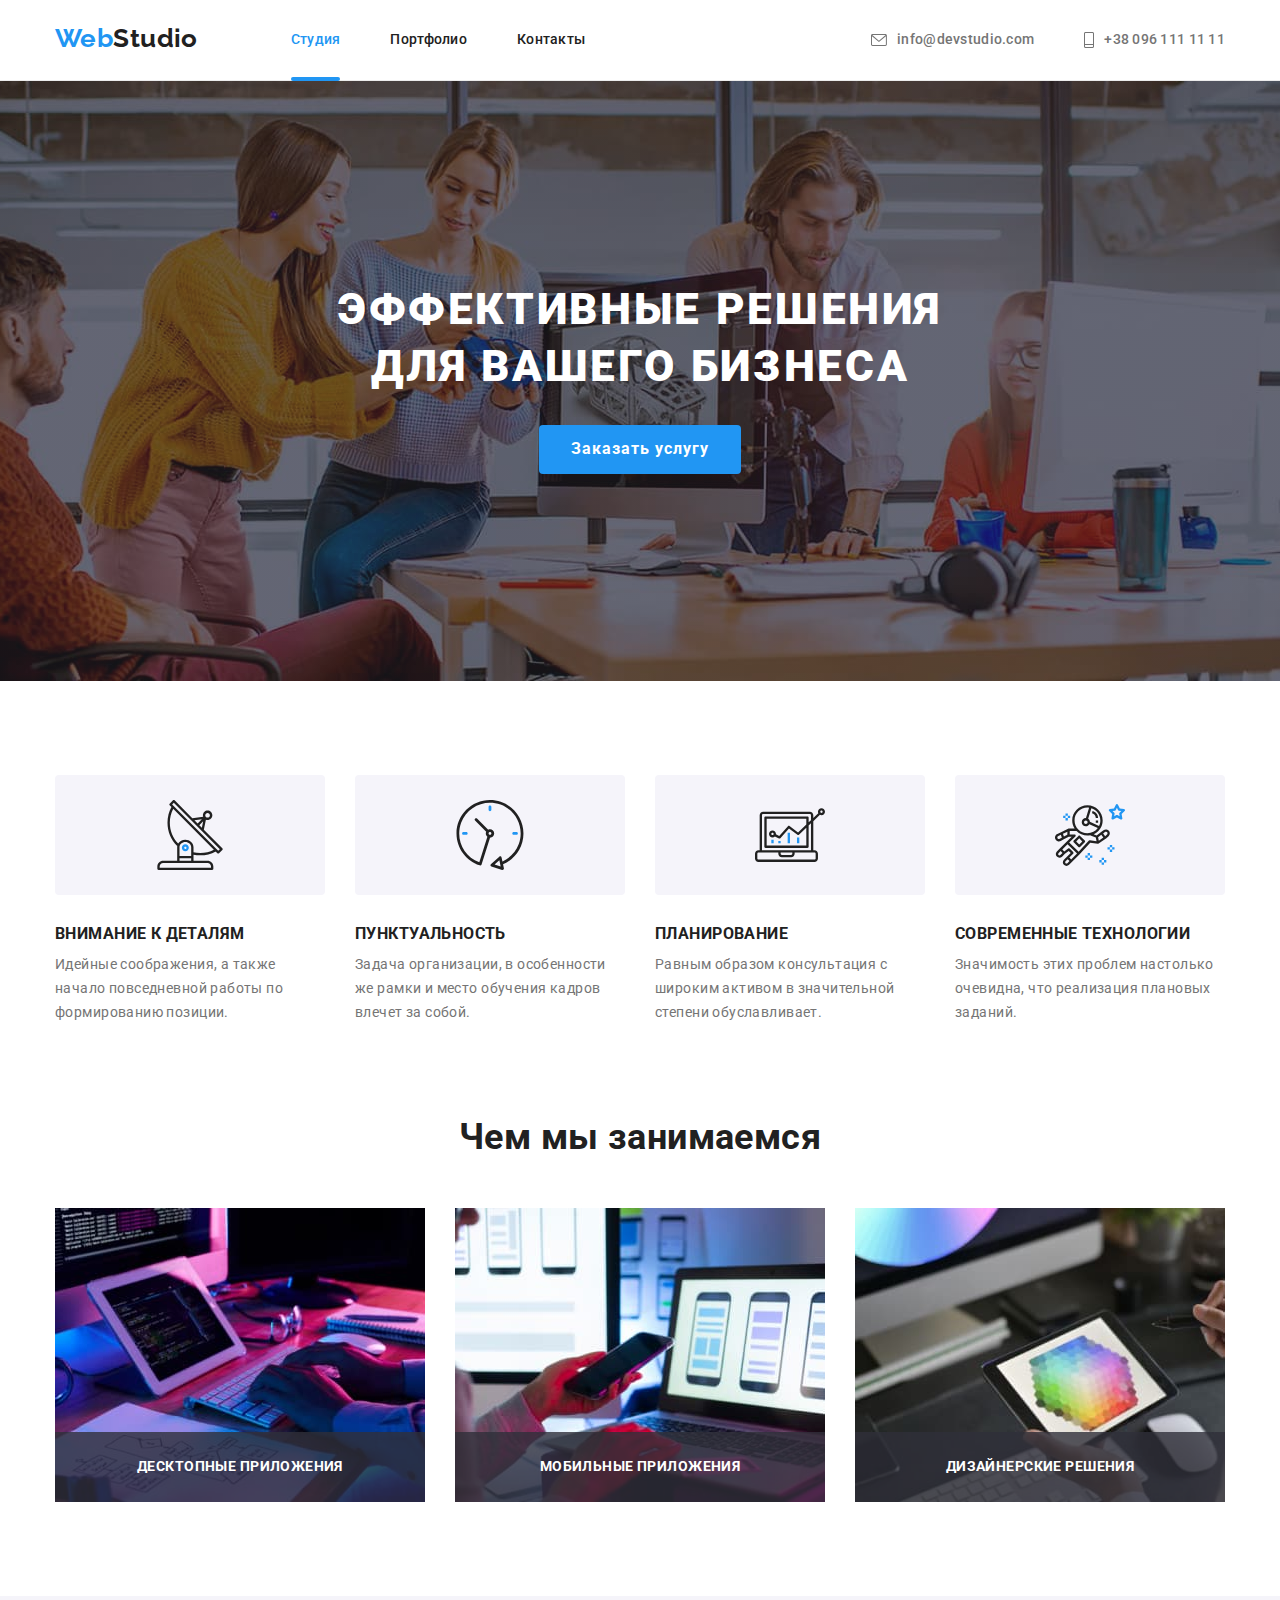
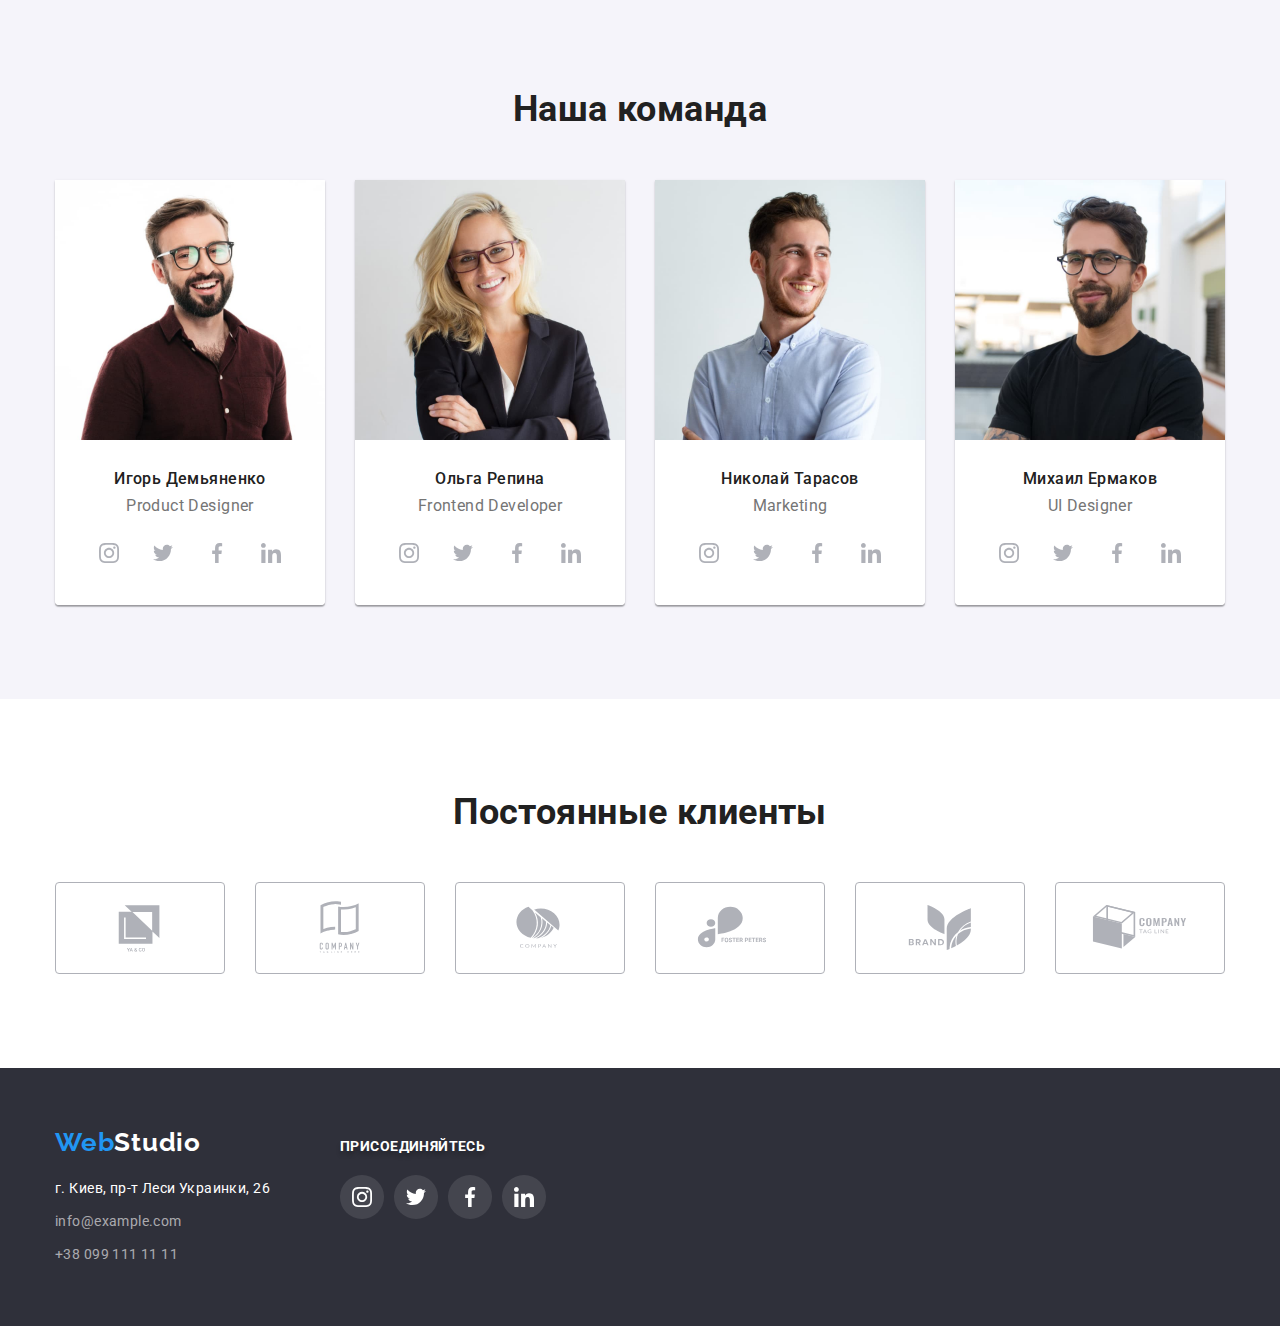
<file: index.html>
<!DOCTYPE html>
<html lang="ru">
  <head>
    <meta charset="UTF-8" />
    <meta http-equiv="X-UA-Compatible" content="IE=edge" />
    <meta name="viewport" content="width=device-width, initial-scale=1.0" />
    <title>Студия</title>
    <link rel="preconnect" href="https://fonts.googleapis.com">
    <link rel="preconnect" href="https://fonts.gstatic.com" crossorigin>
    <link href="https://fonts.googleapis.com/css2?family=Raleway:wght@700&family=Roboto:wght@400;500;700;900&display=swap"
      rel="stylesheet">
    <link rel="stylesheet" href="https://cdnjs.cloudflare.com/ajax/libs/animate.css/4.1.1/animate.min.css" />
    <link rel="stylesheet" href="https://cdnjs.cloudflare.com/ajax/libs/modern-normalize/1.1.0/modern-normalize.min.css" />
    <link rel="stylesheet" href="css/style.css" />
  </head>

  <body>
    <!--top line-->
    <header class="header">
      <div class="container header-wrap">
        <nav class="nav">
        <!--retur to main paig-->
        <a href="./index.html" class="logo animate__animated animate__bounceInRight"><span class="logo-accent">Web</span>Studio</a>
        <!--nav-->
        <ul class="site-nav list">
          <li class="top-item">
            <a class="top_link current animate__animated animate__headShake animate__delay-1s" href="./index.html">Студия</a>
          </li>
          <li class="top-item">
            <a class="top_link animate__animated animate__headShake animate__delay-1s" href="./portfolio.html">Портфолио</a>
          </li>
          <li class="top-item">
            <a class="top_link animate__animated animate__headShake animate__delay-1s" href="">Контакты</a>
          </li>
        </ul>
      </nav>
      <!--contacts-->
      <ul class="top-contacts list">
        <li class="contact-item">
          <a class="top_contact" href="mailto:info@devstudio.com">
            <svg class="top-contact-icon" width="16" height="12">
              <use href="img/icons.svg#icon-email">
              </use>
            </svg>info@devstudio.com</a>
        </li>
        <li class="contact-item">
          <a class="top_contact" href="telto:+380961111111">
            <svg class="top-contact-icon" width="10" height="16">
              <use href="img/icons.svg#icon-phone"></use>
            </svg>+38 096 111 11 11</a>
        </li>
      </ul>
    </div>
    </header>

    <main>
      <!--section 1-->
      <section class="hero overlay">
        <div class="container">
          <h1 class="hero_title">Эффективные решения для вашего бизнеса</h1>
          <button type="button" class="button_primary" data-modal-open>Заказать услугу</button>
        </div>
      </section>

      <!--section 2-->
      <section class="section-features">
      <div class="container top-padding">
          <!--title "Особенности" need to hide whit styles CSS-->
          <h2 class="features">Особенности</h2>
          <ul class="features-list list">
            <li class="features-item">
              <div class="features-icons">
                <svg class="features-icon" width="70" height="70">
                  <use href="img/icons.svg#icon-antenna"></use>
                </svg>
              </div>
              <h3 class="features_title">Внимание к деталям</h3>
              <p>Идейные соображения, а также начало повседневной работы по формированию позиции.</p>
            </li>
            <li class="features-item">
              <div class="features-icons">
                <svg class="features-icon" width="70" height="70">
                  <use href="img/icons.svg#icon-clock"></use>
                </svg>
              </div>
              <h3 class="features_title">Пунктуальность</h3>
              <p>
                Задача организации, в особенности же рамки и место обучения кадров влечет за собой.
              </p>
            </li>
            <li class="features-item">
              <div class="features-icons">
                <svg class="features-icon" width="70" height="70">
                  <use href="img/icons.svg#icon-diagram"></use>
                </svg>
              </div>
              <h3 class="features_title">Планирование</h3>
              <p>
                Равным образом консультация с широким активом в значительной степени обуславливает.
              </p>
            </li>
            <li class="features-item">
              <div class="features-icons">
                <svg class="features-icon" width="70" height="70">
                  <use href="img/icons.svg#icon-astronaut"></use>
                </svg>
              </div>
              <h3 class="features_title">Современные технологии</h3>
              <p>Значимость этих проблем настолько очевидна, что реализация плановых заданий.</p>
            </li>
          </ul>
      </div>
      </section>

      <!--section 3-->
      <section class="section-work no-padding">
      <div class="container">
        <h2 class="work">Чем мы занимаемся</h2>
        <ul class="work-list list">
          <li class="work-item">
            <div class="work-tumb">
              <img src="img/index/section_3/section3-1.jpg" alt="Планирование работы" width="370" height="294" />
              <p class="work-tumb-text">Десктопные приложения</p>
            </div>
            </li>
          <li class="work-item">
            <div class="work-tumb">
              <img src="img/index/section_3/section3-2.jpg" alt="Работа с уведомлениями" width="370" height="294" />
              <p class="work-tumb-text">Мобильные приложения</p>
            </div>
          </li>
          <li class="work-item">
            <div class="work-tumb">
              <img src="img/index/section_3/section3-3.jpg" alt="Оптимизация рабочего графика" width="370" height="294" />
              <p class="work-tumb-text">Дизайнерские решения</p>
            </div>
          </li>
        </ul>
      </div>
      </section>

      <!--section 4-->
      <section class="section-team">
        <div class="container">
          <h2 class="team">Наша команда</h2>
          <ul class="team-list list">
            <li class="team-item">
              <img class="team-img" src="img/index/section_4/section4-1.jpg" alt="Работник компании" width="270" height="260" />
              <div class="team-content">
              <h3 class="team_name">Игорь Демьяненко</h3>
              <p lang="en" class="team_prof">Product Designer</p>
              <ul class="team-socials-list list">
                <li class="team-socials-item">
                  <a href="" class="team-socials-link">
                    <svg class="team-socials-icon" width="20" height="20">
                      <use href="./img/icons.svg#icon-instagram">
                      </use>
                    </svg>
                  </a>
                </li>
                <li class="team-socials-item">
                  <a href="" class="team-socials-link">
                    <svg class="team-socials-icon" width="20" height="20">
                      <use href="./img/icons.svg#icon-twitter">
                      </use>
                    </svg>
                  </a> 
                </li>
                <li class="team-socials-item">
                  <a href="" class="team-socials-link">
                    <svg class="team-socials-icon" width="20" height="20">
                      <use href="./img/icons.svg#icon-facebook">
                      </use>
                    </svg>
                  </a>
                </li>
                <li class="team-socials-item">
                  <a href="" class="team-socials-link">
                    <svg class="team-socials-icon" width="20" height="20">
                      <use href="./img/icons.svg#icon-linkedin">
                      </use>
                    </svg>
                  </a>
                </li>
              </ul>
              </div>
            </li>
            <li class="team-item">
              <img class="team-img" src="img/index/section_4/section4-2.jpg" alt="Работник компании" width="270" height="260" />
              <div class="team-content">
              <h3 class="team_name">Ольга Репина</h3>
              <p lang="en" class="team_prof">Frontend Developer</p>
              <ul class="team-socials-list list">
                <li class="team-socials-item">
                  <a href="" class="team-socials-link">
                    <svg class="team-socials-icon" width="20" height="20">
                      <use href="./img/icons.svg#icon-instagram">
                      </use>
                    </svg>
                  </a>
                </li>
                <li class="team-socials-item">
                  <a href="" class="team-socials-link">
                    <svg class="team-socials-icon" width="20" height="20">
                      <use href="./img/icons.svg#icon-twitter">
                      </use>
                    </svg>
                  </a>
                </li>
                <li class="team-socials-item">
                  <a href="" class="team-socials-link">
                    <svg class="team-socials-icon" width="20" height="20">
                      <use href="./img/icons.svg#icon-facebook">
                      </use>
                    </svg>
                  </a>
                </li>
                <li class="team-socials-item">
                  <a href="" class="team-socials-link">
                    <svg class="team-socials-icon" width="20" height="20">
                      <use href="./img/icons.svg#icon-linkedin">
                      </use>
                    </svg>
                  </a>
                </li>
              </ul>
              </div>
            </li>
            <li class="team-item">
              <img class="team-img" src="img/index/section_4/sectoin4-3.jpg" alt="Работник компании" width="270" height="260" />
              <div class="team-content">
              <h3 class="team_name">Николай Тарасов</h3>
              <p lang="en" class="team_prof">Marketing</p>
              <ul class="team-socials-list list">
                <li class="team-socials-item">
                  <a href="" class="team-socials-link">
                    <svg class="team-socials-icon" width="20" height="20">
                      <use href="./img/icons.svg#icon-instagram">
                      </use>
                    </svg>
                  </a>
                </li>
                <li class="team-socials-item">
                  <a href="" class="team-socials-link">
                    <svg class="team-socials-icon" width="20" height="20">
                      <use href="./img/icons.svg#icon-twitter">
                      </use>
                    </svg>
                  </a>
                </li>
                <li class="team-socials-item">
                  <a href="" class="team-socials-link">
                    <svg class="team-socials-icon" width="20" height="20">
                      <use href="./img/icons.svg#icon-facebook">
                      </use>
                    </svg>
                  </a>
                </li>
                <li class="team-socials-item">
                  <a href="" class="team-socials-link">
                    <svg class="team-socials-icon" width="20" height="20">
                      <use href="./img/icons.svg#icon-linkedin">
                      </use>
                    </svg>
                  </a>
                </li>
              </ul>
              </div>
            </li>
            <li class="team-item">
              <img class="team-img" src="img/index/section_4/section4-4.jpg" alt="Работник компании" width="270" height="260" />
              <div class="team-content">
              <h3 class="team_name">Михаил Ермаков</h3>
              <p lang="en" class="team_prof">UI Designer</p>
              <ul class="team-socials-list list">
                <li class="team-socials-item">
                  <a href="" class="team-socials-link">
                    <svg class="team-socials-icon" width="20" height="20">
                      <use href="./img/icons.svg#icon-instagram">
                      </use>
                    </svg>
                  </a>
                </li>
                <li class="team-socials-item">
                  <a href="" class="team-socials-link">
                    <svg class="team-socials-icon" width="20" height="20">
                      <use href="./img/icons.svg#icon-twitter">
                      </use>
                    </svg>
                  </a>
                </li>
                <li class="team-socials-item">
                  <a href="" class="team-socials-link">
                    <svg class="team-socials-icon" width="20" height="20">
                      <use href="./img/icons.svg#icon-facebook">
                      </use>
                    </svg>
                  </a>
                </li>
                <li class="team-socials-item">
                  <a href="" class="team-socials-link">
                    <svg class="team-socials-icon" width="20" height="20">
                      <use href="./img/icons.svg#icon-linkedin">
                      </use>
                    </svg>
                  </a>
                </li>
              </ul>
              </div>
            </li>
          </ul>
        </div>
      </section>

      <!--section 5-->
      <section class="section-clients">
        <div class="container">
          <h2 class="clients">Постоянные клиенты</h2>
          <ul class="clients-list list">
            <li class="clients-item">
              <a class="clients-link" href="">
                <svg class="clients-icon" width="106" height="60">
                  <use href="img/icons.svg#icon-logo1"></use>
                </svg>
              </a>
            </li>
            <li class="clients-item">
              <a class="clients-link" href="">
                <svg class="clients-icon" width="106" height="60">
                  <use href="img/icons.svg#icon-logo2"></use>
                </svg>
              </a>
            </li>
            <li class="clients-item">
              <a class="clients-link" href="">
                <svg class="clients-icon" width="106" height="60">
                  <use href="img/icons.svg#icon-logo3"></use>
                </svg>
              </a>
            </li>
            <li class="clients-item">
              <a class="clients-link" href="">
                <svg class="clients-icon" width="106" height="60">
                  <use href="img/icons.svg#icon-logo4"></use>
                </svg>
              </a>
            </li>
            <li class="clients-item">
              <a class="clients-link" href="">
                <svg class="clients-icon" width="106" height="60">
                  <use href="img/icons.svg#icon-logo5"></use>
                </svg>
              </a>
            </li>
            <li class="clients-item">
              <a class="clients-link" href="">
                <svg class="clients-icon" width="106" height="60">
                  <use href="img/icons.svg#icon-logo6"></use>
                </svg>
              </a>
            </li>
          </ul>
        </div>
      </section>
    </main>

    <footer class="footer">
      <div class="container footer-container">
        <div class="footer-block">
        <a class="logo-footer" href="./index.html"><span class="logo-accent">Web</span>Studio</a>
        <address class="address">
          <ul class="list">
            <li class="address-item">
              <a class="address-map" href="https://goo.gl/maps/jYwfcW3zjosPF1Vx7" target="_blank" rel="noopener noreferrer" >г.
                Киев, пр-т Леси Украинки, 26</a>
            </li>
            <li class="address-item">
              <a class="address-contact" href="mailto:info@example.com">info@example.com</a>
            </li>
            <li class="address-item">
              <a class="address-contact" href="telto:+380991111111">+38 099 111 11 11</a>
            </li>
          </ul>
        </address>
        </div>
        <div class="footer-block">
          <p class="join-text">Присоединяйтесь</p>
          <ul class="join-socials-list list">
            <li class="join-socials-item">
              <a href="" class="join-socials-link">
                <svg class="join-socials-icon" width="20" height="20">
                  <use href="./img/icons.svg#icon-instagram">
                  </use>
                </svg>
              </a>
            </li>
            <li class="join-socials-item">
              <a href="" class="join-socials-link">
                <svg class="join-socials-icon" width="20" height="20">
                  <use href="./img/icons.svg#icon-twitter">
                  </use>
                </svg>
              </a>
            </li>
            <li class="join-socials-item">
              <a href="" class="join-socials-link">
                <svg class="join-socials-icon" width="20" height="20">
                  <use href="./img/icons.svg#icon-facebook">
                  </use>
                </svg>
              </a>
            </li>
            <li class="join-socials-item">
              <a href="" class="join-socials-link">
                <svg class="join-socials-icon" width="20" height="20">
                  <use href="./img/icons.svg#icon-linkedin">
                  </use>
                </svg>
              </a>
            </li>
          </ul>
        </div>
      </div>
    </footer>
    <div class="backdrop is-hidden" data-modal>
      <div class="modal">
        <button type="button" class="modal-close-btn" data-modal-close>
          <svg class="close-back" width="18" height="18">
            <use href="img/icons.svg#icon-close-black">
            </use>
          </svg>
        </button>
      </div>
    </div>
    <script src="./js/modal.js"></script>
  </body>
</html>
</file>
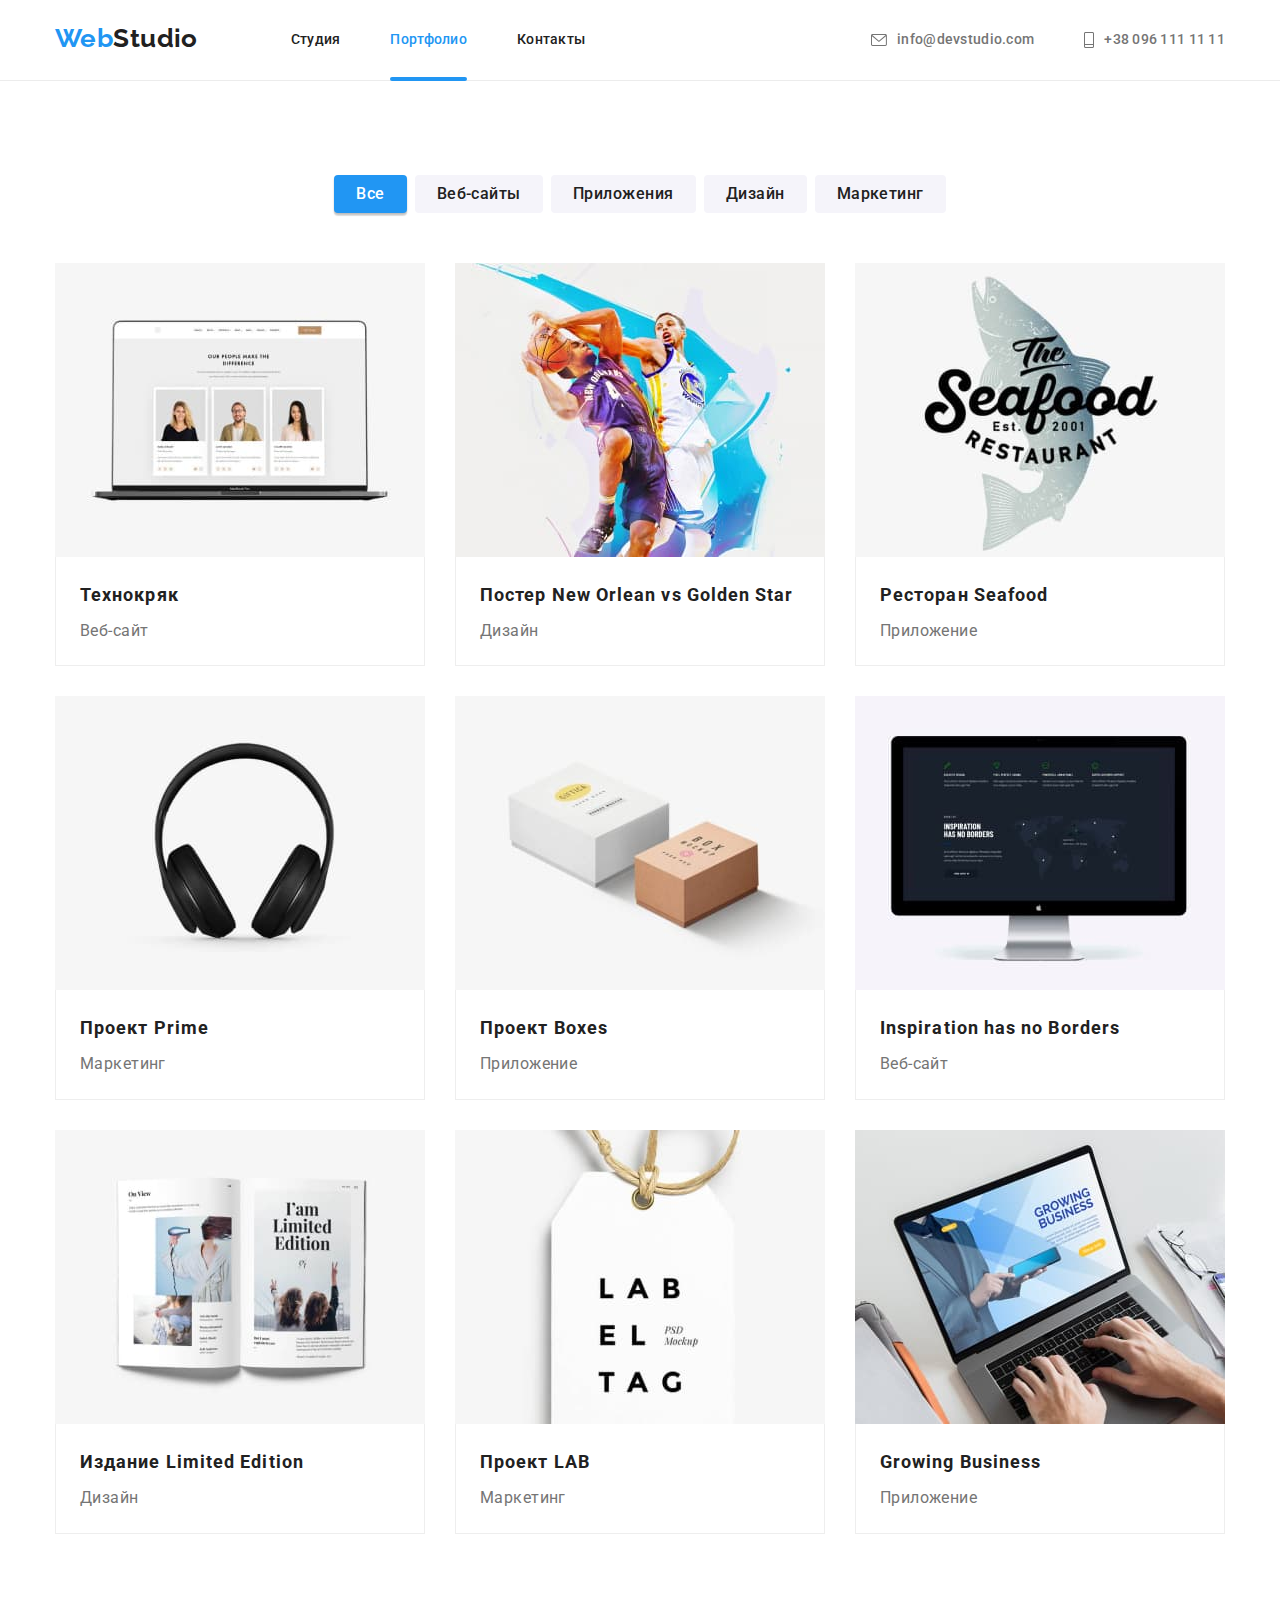
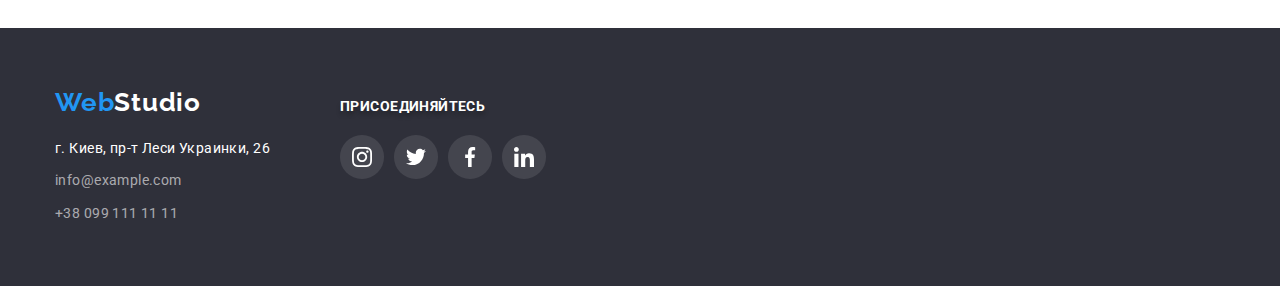
<file: portfolio.html>
<!DOCTYPE html>
<html lang="ru">
  <head>
    <meta charset="UTF-8" />
    <meta http-equiv="X-UA-Compatible" content="IE=edge" />
    <meta name="viewport" content="width=device-width, initial-scale=1.0" />
    <title>Портфолио</title>
    <link rel="preconnect" href="https://fonts.googleapis.com">
    <link rel="preconnect" href="https://fonts.gstatic.com" crossorigin>
    <link href="https://fonts.googleapis.com/css2?family=Raleway:wght@700&family=Roboto:wght@400;500;700;900&display=swap"
      rel="stylesheet">
    <link rel="stylesheet" href="https://cdnjs.cloudflare.com/ajax/libs/animate.css/4.1.1/animate.min.css" />
    <link rel="stylesheet" href="https://cdnjs.cloudflare.com/ajax/libs/modern-normalize/1.1.0/modern-normalize.min.css" />
    <link rel="stylesheet" href="css/style.css" />
  </head>
  <body>
    <!--top lone-->
    <header class="header">
      <div class="container header-wrap">
        <nav class="nav">
          <!--retur to main paig-->
          <a href="./index.html" class="logo animate__animated animate__bounceInRight animate__delay-0.5s"><span class="logo-accent">Web</span>Studio</a>
          <!--nav-->
          <ul class="site-nav list">
            <li class="top-item">
              <a class="top_link animate__animated animate__headShake animate__delay-1s" href="./index.html">Студия</a>
            </li>
            <li class="top-item">
              <a class="top_link current animate__animated animate__headShake animate__delay-1s" href="./portfolio.html">Портфолио</a>
            </li>
            <li class="top-item">
              <a class="top_link animate__animated animate__headShake animate__delay-1s" href="">Контакты</a>
            </li>
          </ul>
        </nav>
        <!--contacts-->
        <ul class="top-contacts list">
          <li class="contact-item">
            <a class="top_contact" href="mailto:info@devstudio.com">
              <svg class="top-contact-icon" width="16" height="12">
                <use href="img/icons.svg#icon-email">
                </use>
              </svg>info@devstudio.com</a>
          </li>
          <li class="contact-item">
            <a class="top_contact" href="telto:+380961111111">
              <svg class="top-contact-icon icon-phone" width="10" height="16">
                <use href="img/icons.svg#icon-phone"></use>
              </svg>+38 096 111 11 11</a>
          </li>
        </ul>
      </div>
    </header>

    <main>
      <!--filter-->
      <section class="section-filter">
        <div class="container top-padding">
          <!--title "Проекти" need to hide whit styles CSS-->
          <h1 class="filter">Проекти</h1>
          <ul class="filter-list list">
            <li class="filter-item">
              <button class="button_current">Все</button>
            </li>
            <li class="filter-item">
              <button class="button_secondary">Веб-сайты</button>
            </li>
            <li class="filter-item">
              <button class="button_secondary">Приложения</button>
            </li>
            <li class="filter-item">
              <button class="button_secondary">Дизайн</button>
            </li>
            <li class="filter-item">
              <button class="button_secondary">Маркетинг</button>
            </li>
          </ul>
          <!--projects-->
          <ul class="project-list list">
            <!--project_1-->
            <li class="project-item">
              <a class="project-link" href="">
                <div class="project-tumb">
                  <img src="img/portfolio/project_1.jpg" alt="Главная страничка сайта" width="370" height="294" />
                  <p class="project-tumb-text">Технокряк это современная площадка распространения коронавируса. Компании используют эту платформу для цифрового
                  шпионажа и атак на защищённые сервера конкурентов.</p>
                </div>
                <div class="project-content">
                  <h2 class="project_name">Технокряк</h2>
                  <p class="project_about">Веб-сайт</p>
                </div>
              </a>
            </li>
            <!--progect_2-->
            <li class="project-item">
              <a class="project-link" href="">
                <div class="project-tumb">
                  <img src="img/portfolio/prpject_2.jpg" alt="Постер баскетбольной команды" width="370" height="294" />
                  <p class="project-tumb-text">Технокряк это современная площадка распространения коронавируса. Компании используют эту
                    платформу для цифрового
                    шпионажа и атак на защищённые сервера конкурентов.</p>
                </div>
                <div class="project-content">
                  <h2 class="project_name">Постер <span lang="en">New Orlean vs Golden Star</span></h2>
                  <p class="project_about">Дизайн</p>
                </div>
              </a>  
            </li>
            <!--progect_3-->
            <li class="project-item">
              <a class="project-link" href="">
                <div class="project-tumb">
                  <img src="img/portfolio/project_3.jpg" alt="Логотип ресторана" width="370" height="294" />
                  <p class="project-tumb-text">Технокряк это современная площадка распространения коронавируса. Компании используют эту
                    платформу для цифрового
                    шпионажа и атак на защищённые сервера конкурентов.</p>
                </div>
                <div class="project-content">
                  <h2 class="project_name">Ресторан <span lang="en">Seafood</span></h2>
                  <p class="project_about">Приложение</p>
                </div>
              </a>  
            </li>
            <!--progect_4-->
            <li class="project-item">
              <a class="project-link" href="">
                <div class="project-tumb">
                  <img src="img/portfolio/project_4.jpg" alt="Наушники" width="370" height="294" />
                  <p class="project-tumb-text">Технокряк это современная площадка распространения коронавируса. Компании используют эту
                    платформу для цифрового
                    шпионажа и атак на защищённые сервера конкурентов.</p>
                </div>
                <div class="project-content">
                  <h2 class="project_name">Проект <span lang="en">Prime</span></h2>
                  <p class="project_about">Маркетинг</p>
                </div>
              </a>  
            </li>
            <!--progect_5-->
            <li class="project-item">
              <a class="project-link" href="">
                <div class="project-tumb">
                  <img src="img/portfolio/project_5.jpg" alt="Коробки" width="370" height="294" />
                  <p class="project-tumb-text">Технокряк это современная площадка распространения коронавируса. Компании используют эту
                    платформу для цифрового
                    шпионажа и атак на защищённые сервера конкурентов.</p>
                </div>
                <div class="project-content">
                  <h2 class="project_name">Проект <span lang="en">Boxes</span></h2>
                  <p class="project_about">Приложение</p>
                </div>
              </a>
            </li>
            <!--progect_6-->
            <li class="project-item">
              <a class="project-link" href="">
                <div class="project-tumb">
                  <img src="img/portfolio/project_6.jpg" alt="Персональний компютер" width="370" height="294" />
                  <p class="project-tumb-text">Технокряк это современная площадка распространения коронавируса. Компании используют эту
                    платформу для цифрового
                    шпионажа и атак на защищённые сервера конкурентов.</p>
                </div>
                <div class="project-content">
                  <h2 lang="en" class="project_name">Inspiration has no Borders</h2>
                  <p class="project_about">Веб-сайт</p>
                </div>
              </a>
            </li>
            <!--progect_7-->
            <li class="project-item">
              <a class="project-link" href="">
                <div class="project-tumb">
                  <img src="img/portfolio/project_7.jpg" alt="Журнальное издание" width="370" height="294" />
                  <p class="project-tumb-text">Технокряк это современная площадка распространения коронавируса. Компании используют эту
                    платформу для цифрового
                    шпионажа и атак на защищённые сервера конкурентов.</p>
                </div>
                <div class="project-content">
                  <h2 class="project_name">Издание <span lang="en">Limited Edition</span></h2>
                  <p class="project_about">Дизайн</p>
                </div>
              </a>  
            </li>
            <!--progect_8-->
            <li class="project-item">
              <a class="project-link" href="">
                <div class="project-tumb">
                  <img src="img/portfolio/project_8.jpg" alt="Етикетка на шнурке" width="370" height="294" />
                  <p class="project-tumb-text">Технокряк это современная площадка распространения коронавируса. Компании используют эту
                    платформу для цифрового
                    шпионажа и атак на защищённые сервера конкурентов.</p>
                </div>
                <div class="project-content">
                  <h2 class="project_name">Проект <span lang="en">LAB</span></h2>
                  <p class="project_about">Маркетинг</p>
                </div>
              </a>  
            </li>
            <!--progect_9-->
            <li class="project-item">
              <a class="project-link" href="">
                <div class="project-tumb">
                  <img src="img/portfolio/project_9.jpg" alt="Работа за ноутбуком" width="370" height="294" />
                  <p class="project-tumb-text">Технокряк это современная площадка распространения коронавируса. Компании используют эту
                    платформу для цифрового
                    шпионажа и атак на защищённые сервера конкурентов.</p>
                </div>
                <div class="project-content">
                  <h2 lang="en" class="project_name">Growing Business</h2>
                  <p class="project_about">Приложение</p>
                </div>
              </a>  
            </li>
          </ul>
        </div>
      </section>
    </main>

    <footer class="footer">
      <div class="container footer-container">
        <div class="footer-block">
          <a class="logo-footer" href="./index.html"><span class="logo-accent">Web</span>Studio</a>
          <address class="address">
            <ul class="list">
              <li class="address-item">
                <a class="address-map" href="https://goo.gl/maps/jYwfcW3zjosPF1Vx7" target="_blank"
                  rel="noopener noreferrer">г.
                  Киев, пр-т Леси Украинки, 26</a>
              </li>
              <li class="address-item">
                <a class="address-contact" href="mailto:info@example.com">info@example.com</a>
              </li>
              <li class="address-item">
                <a class="address-contact" href="telto:+380991111111">+38 099 111 11 11</a>
              </li>
            </ul>
          </address>
        </div>
        <div class="footer-block">
          <p class="join-text">Присоединяйтесь</p>
          <ul class="join-socials-list list">
            <li class="join-socials-item">
              <a href="" class="join-socials-link">
                <svg class="join-socials-icon" width="20" height="20">
                  <use href="./img/icons.svg#icon-instagram">
                  </use>
                </svg>
              </a>
            </li>
            <li class="join-socials-item">
              <a href="" class="join-socials-link">
                <svg class="join-socials-icon" width="20" height="20">
                  <use href="./img/icons.svg#icon-twitter">
                  </use>
                </svg>
              </a>
            </li>
            <li class="join-socials-item">
              <a href="" class="join-socials-link">
                <svg class="join-socials-icon" width="20" height="20">
                  <use href="./img/icons.svg#icon-facebook">
                  </use>
                </svg>
              </a>
            </li>
            <li class="join-socials-item">
              <a href="" class="join-socials-link">
                <svg class="join-socials-icon" width="20" height="20">
                  <use href="./img/icons.svg#icon-linkedin">
                  </use>
                </svg>
              </a>
            </li>
          </ul>
        </div>
      </div>
    </footer>
  </body>
</html>
</file>
<file: css/style.css>
/* main-color #757575 */
/* secondary-color #212121 */
/* accent-color #2196F3 */

:root {
  --primary-text-color: #757575;
  --title-text-color: #212121;
  --accent-color: #2196f3;
  --accent-hover: #188ce8;
  --primary-white-color: #ffffff;
  --primary-background: #2f303a;
  --secondary-background: #f5f4fa;
  --top-border: #ececec;
  --bottom-border: #eeeeee;
  --icons-color: #afb1b8;
  --card-gap: 30px;
}
h1,
h2,
h3,
h4,
h5,
h6,
p {
  margin: 0;
}
ul,
button {
  margin: 0;
  padding: 0;
}
img {
  display: block;
  max-width: 100%;
  height: auto;
}
body {
  font-family: 'Roboto', sans-serif;
  font-weight: 400;
  font-size: 14px;
  line-height: 1.7;
  letter-spacing: 0.03em;
  background-color: var(--primary-white-color);
  color: var(--primary-text-color);
}

.list {
  padding: 0;
  margin: 0;
  list-style: none;
}
.container {
  margin-left: auto;
  margin-right: auto;
  width: 1200px;
  padding-left: 15px;
  padding-right: 15px;
}
/* ===== Header ====== */
.header {
  border-bottom: 1px solid var(--top-border);
}
.header-wrap {
  display: flex;
}
.nav {
  display: flex;
}
.site-nav {
  display: flex;
  align-items: center;
}
.logo {
  font-family: 'Raleway', sans-serif;
  font-weight: 700;
  font-size: 26px;
  line-height: 1.1;
  text-decoration: none;
  color: var(--title-text-color);
  margin-right: 93px;
  padding: 24px 0;
}
.logo-accent {
  font-family: 'Raleway', sans-serif;
  font-weight: 700;
  font-size: 26px;
  line-height: 1.1;
  text-decoration: none;
  color: var(--accent-color);
}
.top-item + .top-item {
  margin-left: 50px;
}

.top_link {
  display: flex;
  padding: 32px 0;
  font-weight: 500;
  font-size: 14px;
  line-height: 1.1;
  letter-spacing: 0.02em;
  text-decoration: none;
  color: var(--title-text-color);
  transition: color 250ms cubic-bezier(0.4, 0, 0.2, 1);
}
.top_link:hover,
.top_link:focus,
.top_contact:hover,
.top_contact:focus {
  color: var(--accent-color);
}
.current {
  color: var(--accent-color);
  position: relative;
}
.current::after {
  content: '';
  width: 100%;
  height: 4px;
  position: absolute;
  background-color: var(--accent-color);
  left: 0;
  bottom: -1px;
  border-radius: 2px;
}

.top-contacts {
  display: flex;
  margin-left: auto;
  align-items: center;
}
.top_contact {
  font-weight: 500;
  font-size: 14px;
  line-height: 1.1;
  letter-spacing: 0.02em;
  text-decoration: none;
  color: var(--primary-text-color);
  padding: 32px 0;
  align-items: center;
  justify-content: center;
  display: flex;
  transition: color 250ms cubic-bezier(0.4, 0, 0.2, 1);
}
.contact-item + .contact-item {
  margin-left: 50px;
}
.top-contact-icon {
  margin-right: 10px;
  fill: currentColor;
}
/* ==== end-header ====== */
/* ====section hero ====*/
.overlay {
  max-width: 1600px;
  height: 600px;
  margin-left: auto;
  margin-right: auto;
  background-image: linear-gradient(rgba(47, 48, 58, 0.4), rgba(47, 48, 58, 0.4)),
    url(../img/index/hero.jpg);
  background-repeat: no-repeat;
  background-position: center;
  background-size: cover;
}
.hero {
  padding-top: 200px;
  padding-bottom: 200px;
  text-align: center;
  background-color: var(--primary-background);
}
.hero_title {
  width: 696px;
  margin-top: 0;
  margin-bottom: 30px;
  margin-left: auto;
  margin-right: auto;
  font-weight: 900;
  font-size: 44px;
  line-height: 1.3;
  letter-spacing: 0.06em;
  text-transform: uppercase;
  color: var(--primary-white-color);
}
/* ====end section hero ====*/
/* ===sections studio ===*/
/* features */
.features,
.filter /*in portfolio*/ {
  display: none;
}
.features-list {
  display: flex;
}
.features-item {
  width: 270px;
}
.features-item:nth-child(n + 2) {
  margin-left: 30px;
}
.features-icons {
  display: flex;
  height: 120px;
  background-color: var(--secondary-background);
  border-radius: 4px;
  margin-bottom: 30px;
  align-items: center;
  justify-content: center;
}
.features_title {
  margin-bottom: 10px;
  font-weight: 700;
  line-height: 1.1;
  text-transform: uppercase;
  color: var(--title-text-color);
}
.section-features,
.section-filter, /* in portfolio*/ 
.section-work,
.section-team,
.section-clients {
  padding-top: 94px;
  padding-bottom: 94px;
}
.no-padding {
  padding-top: 0;
}
/* work */
.work-list {
  display: flex;
}
.work-tumb {
  position: relative;
}
.work-tumb-text {
  display: flex;
  position: absolute;
  bottom: 0;
  left: 0;
  font-weight: 700;
  line-height: 1.1;
  text-align: center;
  text-transform: uppercase;
  color: var(--primary-white-color);
  background-color: rgba(47, 48, 58, 0.8);
  height: 70px;
  width: 100%;
  justify-content: center;
  align-items: center;
}
.work-item + .work-item {
  margin-left: 30px;
}
.work,
.team,
.clients {
  margin-bottom: 50px;
  font-weight: 700;
  font-size: 36px;
  line-height: 1.1;
  text-align: center;
  color: var(--title-text-color);
}

/* Team */
.section-team {
  background-color: var(--secondary-background);
}
.team-list {
  display: flex;
  margin-left: calc(-1 * var(--card-gap));
}

.team-item {
  flex-basis: calc(100% / 4 - var(--card-gap));
  margin-left: var(--card-gap);
  box-shadow: 0px 1px 3px rgba(0, 0, 0, 0.12), 0px 1px 1px rgba(0, 0, 0, 0.14),
    0px 2px 1px rgba(0, 0, 0, 0.2);
  border-radius: 0px 0px 4px 4px;
}
.team-content {
  width: 270px;
  padding: 30px 32px;
  background-color: var(--primary-white-color);
  border-radius: 0px 0px 4px 4px;
}
.team_name {
  font-weight: 500;
  font-size: 16px;
  line-height: 1.1;
  text-align: center;
  color: var(--title-text-color);
  margin-bottom: 10px;
}
.team_prof {
  font-size: 16px;
  line-height: 1.1;
  text-align: center;
  margin-bottom: 16px;
}
.team-socials-list {
  display: flex;
  justify-content: center;
}
.team-socials-link {
  display: flex;
  height: 44px;
  width: 44px;
  border-radius: 50%;
  align-items: center;
  justify-content: center;
  color: var(--icons-color);
  transition: color 250ms cubic-bezier(0.4, 0, 0.2, 1),
    background-color 250ms cubic-bezier(0.4, 0, 0.2, 1);
}
.team-socials-item + .team-socials-item {
  margin-left: 10px;
}
.team-socials-icon {
  fill: currentColor;
}
.team-socials-link:hover,
.team-socials-link:focus {
  background-color: var(--accent-color);
  color: var(--primary-white-color);
}
/*=======clients=======*/
.clients {
  margin-bottom: 50px;
}
.clients-list {
  display: flex;
}
.clients-item + .clients-item {
  margin-left: var(--card-gap);
}
.clients-link {
  display: flex;
  width: 170px;
  height: 92px;
  border: 1px solid var(--icons-color);
  border-radius: 4px;
  align-items: center;
  justify-content: center;
  color: var(--icons-color);
  cursor: pointer;
  transition: color 250ms cubic-bezier(0.4, 0, 0.2, 1),
    border-color 250ms cubic-bezier(0.4, 0, 0.2, 1);
}
.clients-icon {
  fill: currentColor;
  /* transition: color 250ms cubic-bezier(0.4, 0, 0.2, 1),
    background-color 250ms cubic-bezier(0.4, 0, 0.2, 1); */
}
.clients-link:hover,
.clients-link:focus {
  color: var(--accent-color);
  border: 1px solid var(--accent-color);
}
/*=======END clients=======*/
/* ===END sections studio ===*/
/* =======footer======= */
.footer {
  background-color: var(--primary-background);
  padding-top: 60px;
  padding-bottom: 60px;
}
.footer-container {
  display: flex;
  align-items: baseline;
}
.footer-block + .footer-block {
  margin-left: 70px;
}
.logo-footer {
  display: flex;
  font-family: 'Raleway', sans-serif;
  font-weight: 700;
  font-size: 26px;
  line-height: 1.1;
  letter-spacing: 0.03em;
  text-decoration: none;
  color: var(--primary-white-color);
  margin-bottom: 20px;
}
.address-item:not(:last-child) {
  margin-bottom: 9px;
}
.address-map {
  font-style: normal;
  text-decoration: none;
  color: var(--primary-white-color);
  transition: color 250ms cubic-bezier(0.4, 0, 0.2, 1);
}
.address-contact {
  font-style: normal;
  text-decoration: none;
  color: rgba(255, 255, 255, 0.6);
  transition: color 250ms cubic-bezier(0.4, 0, 0.2, 1);
}
.address-map:hover,
.address-map:focus {
  color: var(--accent-color);
}
.address-contact:hover,
.address-contact:focus {
  color: var(--accent-color);
}
.join-text {
  margin-bottom: 20px;
  text-transform: uppercase;
  font-weight: 700;
  line-height: 1.14;
  color: var(--primary-white-color);
  text-shadow: 0px 4px 4px rgba(0, 0, 0, 0.25);
}
.join-socials-list {
  display: flex;
  justify-content: center;
}
.join-socials-link {
  display: flex;
  height: 44px;
  width: 44px;
  border-radius: 50%;
  align-items: center;
  justify-content: center;
  color: var(--primary-white-color);
  background-image: linear-gradient(rgba(255, 255, 255, 0.1), rgba(255, 255, 255, 0.1));
  transition: background-color 250ms cubic-bezier(0.4, 0, 0.2, 1);
}
.join-socials-item + .join-socials-item {
  margin-left: 10px;
}
.join-socials-icon {
  fill: currentColor;
}
.join-socials-link:hover,
.join-socials-link:focus {
  background-color: var(--accent-color);
}
/* ========end footer===== */
/* =======portfolio section======= */
.filter-list {
  display: flex;
  justify-content: center;
  margin-bottom: 50px;
}
.filter-item + .filter-item {
  margin-left: 8px;
}
.project-list {
  display: flex;
  margin-left: calc(-1 * var(--card-gap));
  margin-top: calc(-1 * var(--card-gap));
  flex-wrap: wrap;
}
.project-item {
  width: calc(100% / 3 - var(--card-gap));
  margin-left: var(--card-gap);
  margin-top: var(--card-gap);
}
.project-link:hover .project-tumb-text,
.project-link:focus .project-tumb-text {
  transform: translateY(0);
}
.project-link {
  display: block;
  text-decoration: none;
  transition: box-shadow 250ms cubic-bezier(0.4, 0, 0.2, 1);
}
.project-link:hover,
.project-link:focus {
  border: 1px solid var(--bottom-border);
  box-shadow: 0px 1px 1px rgba(0, 0, 0, 0.12), 0px 4px 4px rgba(0, 0, 0, 0.06),
    1px 4px 6px rgba(0, 0, 0, 0.16);
}
.project-tumb {
  position: relative;
  overflow: hidden;
}
.project-tumb-text {
  position: absolute;
  top: 0;
  left: 0;
  font-size: 18px;
  line-height: 1.5;
  color: var(--primary-white-color);
  background-color: rgba(33, 150, 243, 0.9);
  padding: 63px 24px;
  height: 100%;
  transform: translateY(101%);
  transition: transform 250ms cubic-bezier(0.4, 0, 0.2, 1);
}
.project-content {
  padding: 20px 24px;
  border: 1px solid var(--bottom-border);
  border-top: 0;
}
.project_name {
  font-weight: 700;
  font-size: 18px;
  line-height: 2;
  letter-spacing: 0.06em;
  color: var(--title-text-color);
  margin-bottom: 4px;
}
.project_about {
  font-size: 16px;
  line-height: 1.8;
  color: var(--primary-text-color);
}
/* =======end portfolio section======= */
/* ======button ========*/
.button_primary {
  border: 0;
  padding: 10px 32px;
  min-width: 136px;
  text-align: center;
  font-weight: 700;
  font-size: 16px;
  line-height: 1.8;
  letter-spacing: 0.06em;
  color: var(--primary-white-color);
  background-color: var(--accent-color);
  cursor: pointer;
  border-radius: 4px;
  transition: color 250ms cubic-bezier(0.4, 0, 0.2, 1),
    background-color 250ms cubic-bezier(0.4, 0, 0.2, 1);
}
.button_secondary,
.button_current {
  border: 0;
  padding: 6px 22px;
  font-weight: 500;
  font-size: 16px;
  line-height: 1.6;
  letter-spacing: 0.03em;
  cursor: pointer;
  border-radius: 4px;
  transition: color 250ms cubic-bezier(0.4, 0, 0.2, 1),
    background-color 250ms cubic-bezier(0.4, 0, 0.2, 1),
    box-shadow 250ms cubic-bezier(0.4, 0, 0.2, 1);
}
.button_secondary {
  background-color: var(--secondary-background);
  color: var(--title-text-color);
}
.button_current {
  color: var(--primary-white-color);
  background-color: var(--accent-color);
  box-shadow: 0px 3px 1px rgba(0, 0, 0, 0.1), 0px 1px 2px rgba(0, 0, 0, 0.08),
    0px 2px 2px rgba(0, 0, 0, 0.12);
}
.button_primary:hover,
.button_primary:focus {
  color: var(--primary-white-color);
  background-color: var(--accent-hover);
}
.button_secondary:hover,
.button_secondary:focus {
  color: var(--primary-white-color);
  background-color: var(--accent-color);
  box-shadow: 0px 3px 1px rgba(0, 0, 0, 0.1), 0px 1px 2px rgba(0, 0, 0, 0.08),
    0px 2px 2px rgba(0, 0, 0, 0.12);
}
.backdrop {
  width: 100vw;
  height: 100vh;
  background: rgba(0, 0, 0, 0.2);
  position: fixed;
  top: 0;
  transition: opacity 600ms, visibility 600ms;
}
.backdrop.is-hidden .modal {
  transform: rotate(180deg) scale(0.1) translate(2600px, 2000px);
}
.modal {
  width: 528px;
  min-height: 581px;
  background-color: var(--primary-white-color);
  box-shadow: 0px 1px 3px rgba(0, 0, 0, 0.12), 0px 1px 1px rgba(0, 0, 0, 0.14),
    0px 2px 1px rgba(0, 0, 0, 0.2);
  border-radius: 4px;
  position: absolute;
  top: 50%;
  left: 50%;
  transform: translate(-50%, -50%) rotate(0) scale(1);
  transition: 600ms;
}
.modal-close-btn {
  display: flex;
  width: 30px;
  height: 30px;
  border-radius: 50%;
  background-color: var(--primary-white-color);
  border: 1px solid rgba(0, 0, 0, 0.1);
  filter: drop-shadow(0px 4px 4px rgba(0, 0, 0, 0.25));
  position: absolute;
  top: 8px;
  right: 8px;
  cursor: pointer;
  transition: drop-shadow 250ms cubic-bezier(0.4, 0, 0.2, 1);
}
.close-back {
  margin: 6px;
}
.modal-close-btn:hover,
.modal-close-btn:focus {
  filter: drop-shadow(0px 1px 4px rgba(0, 0, 0, 0.25));
}
.is-hidden {
  opacity: 0;
  pointer-events: none;
  visibility: hidden;
}
</file>
